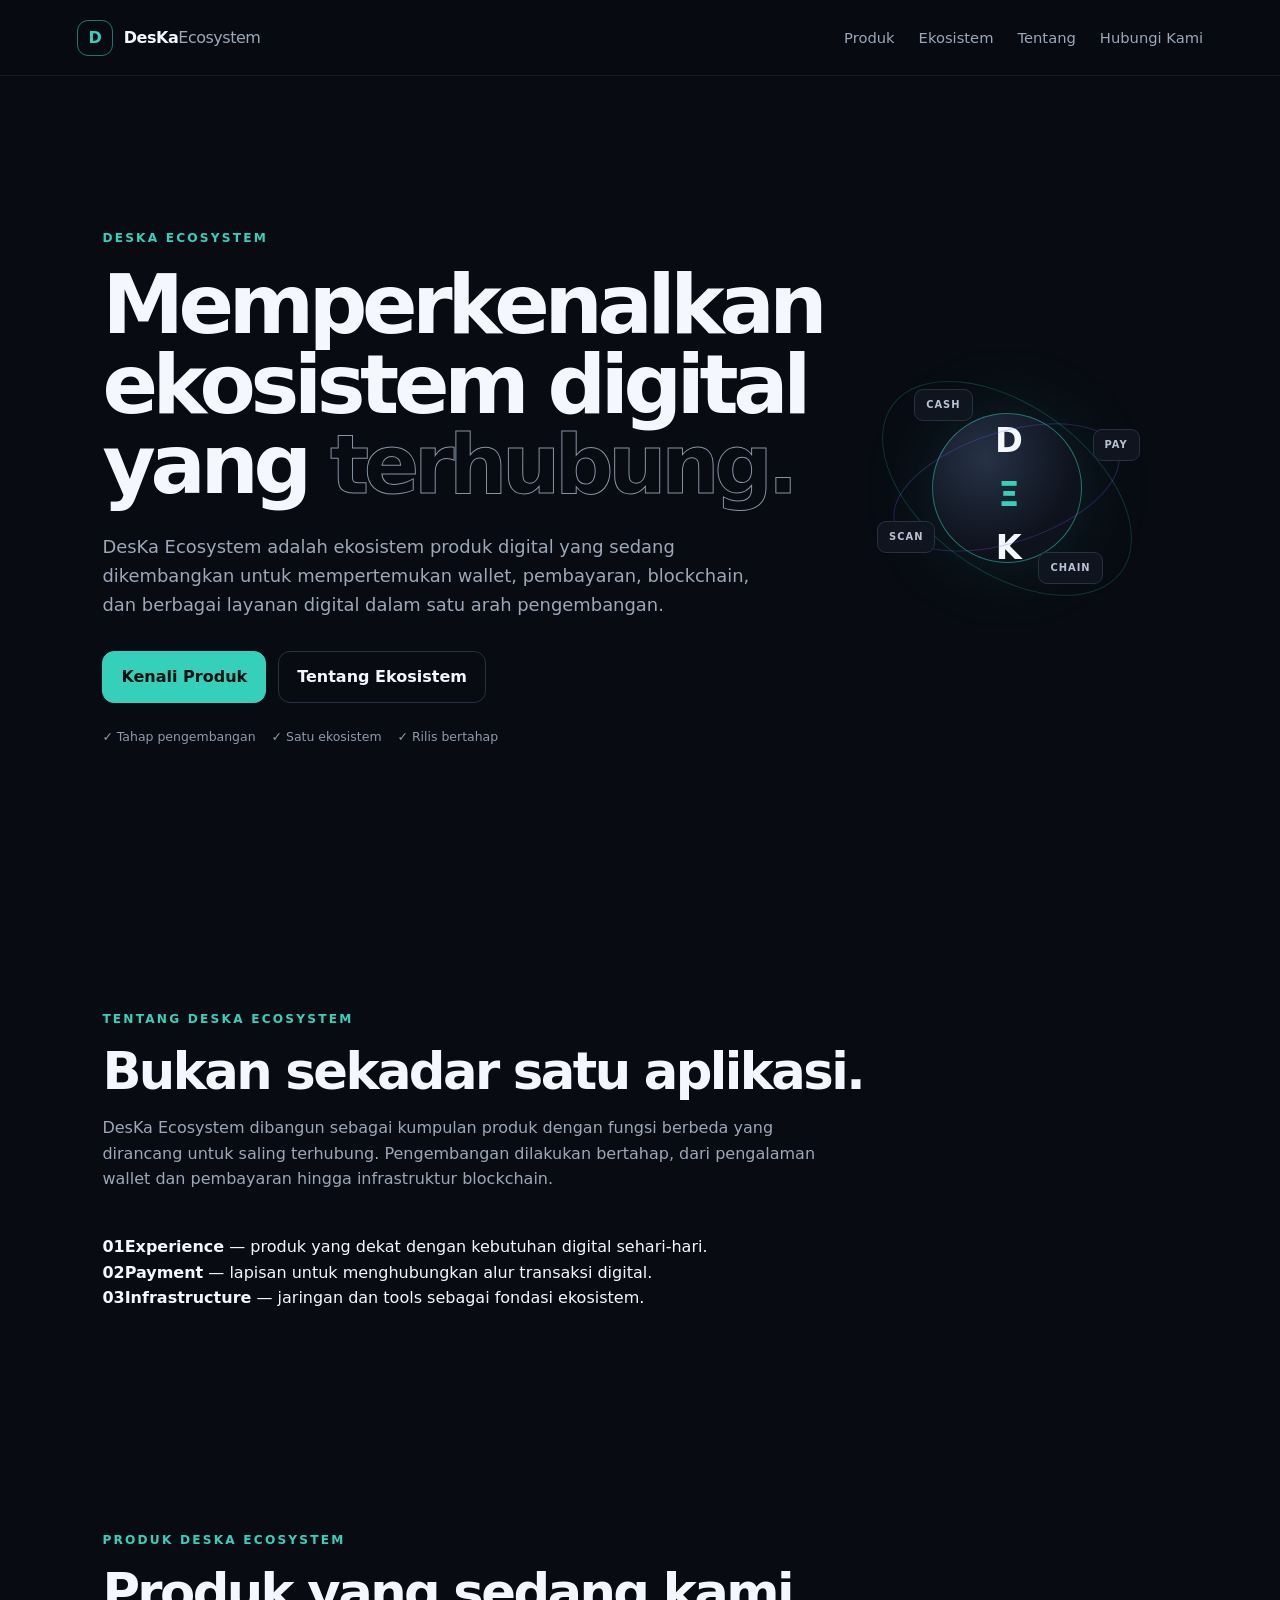
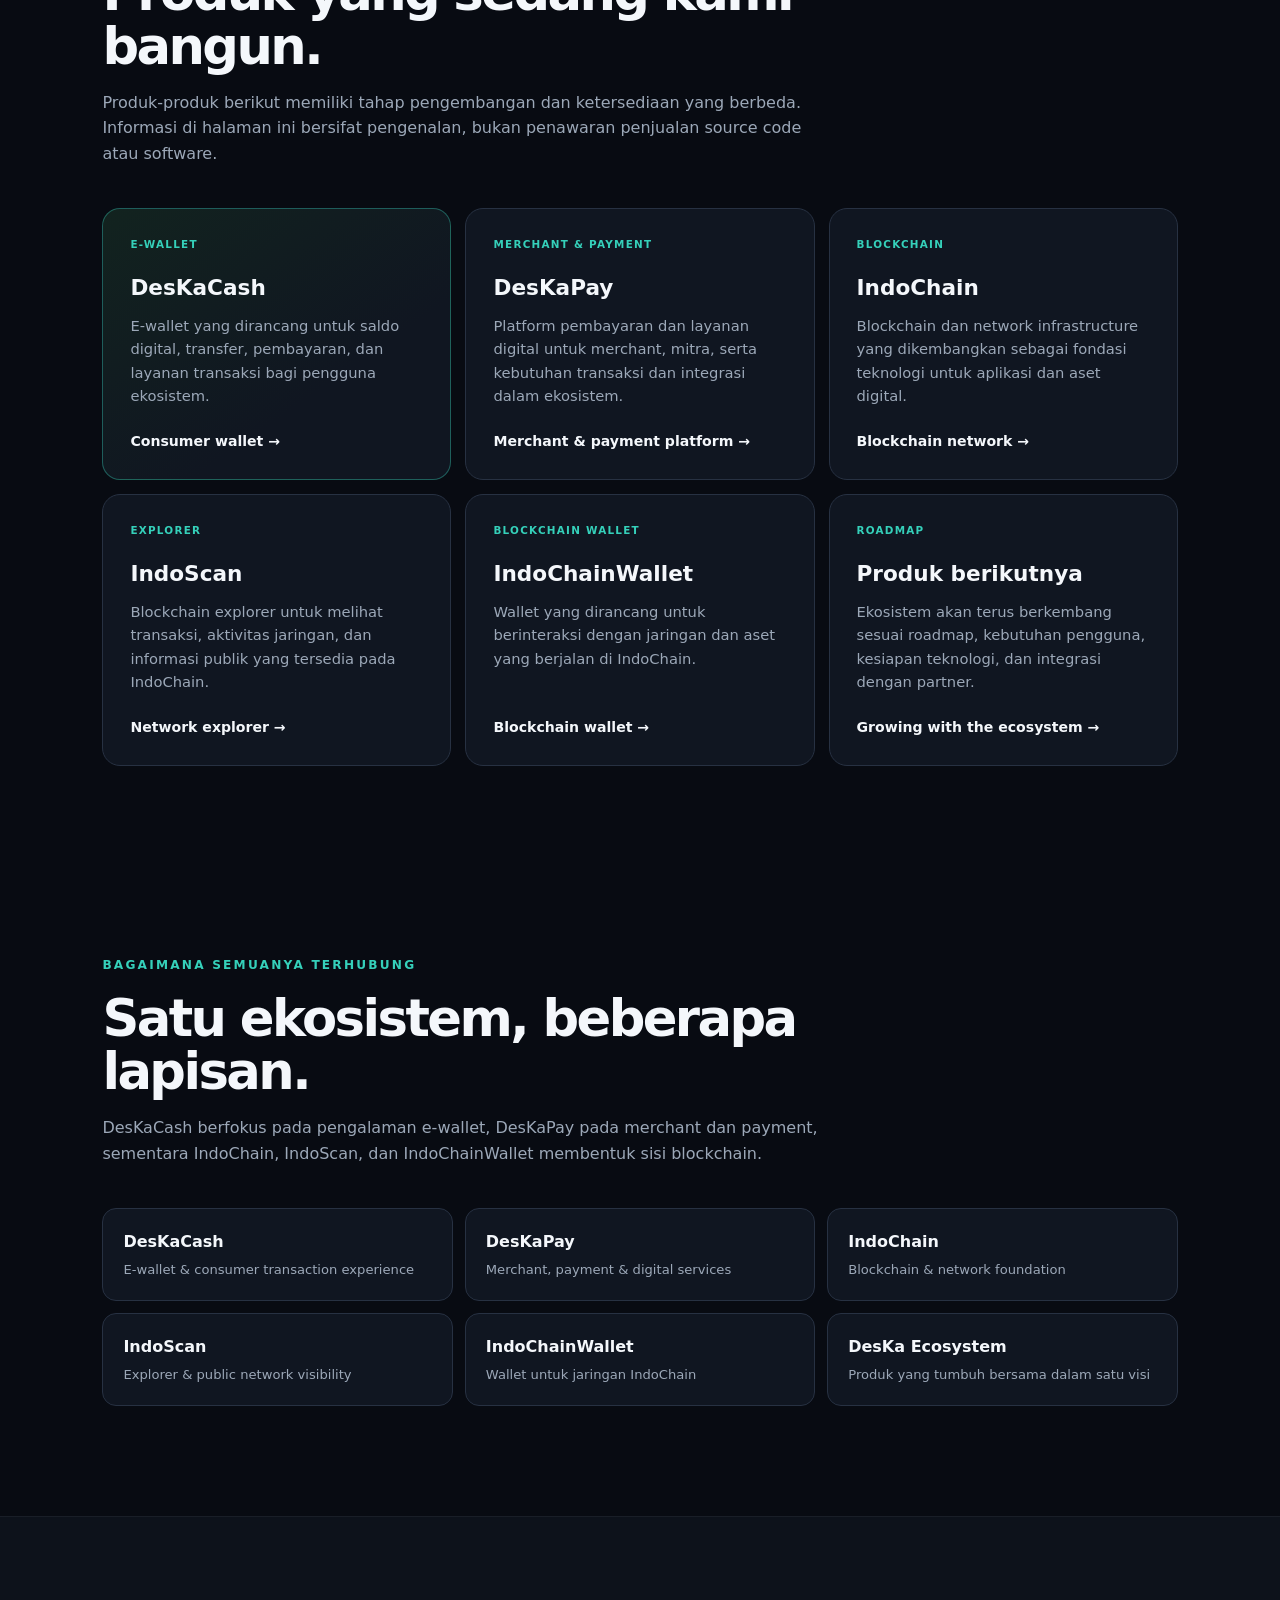
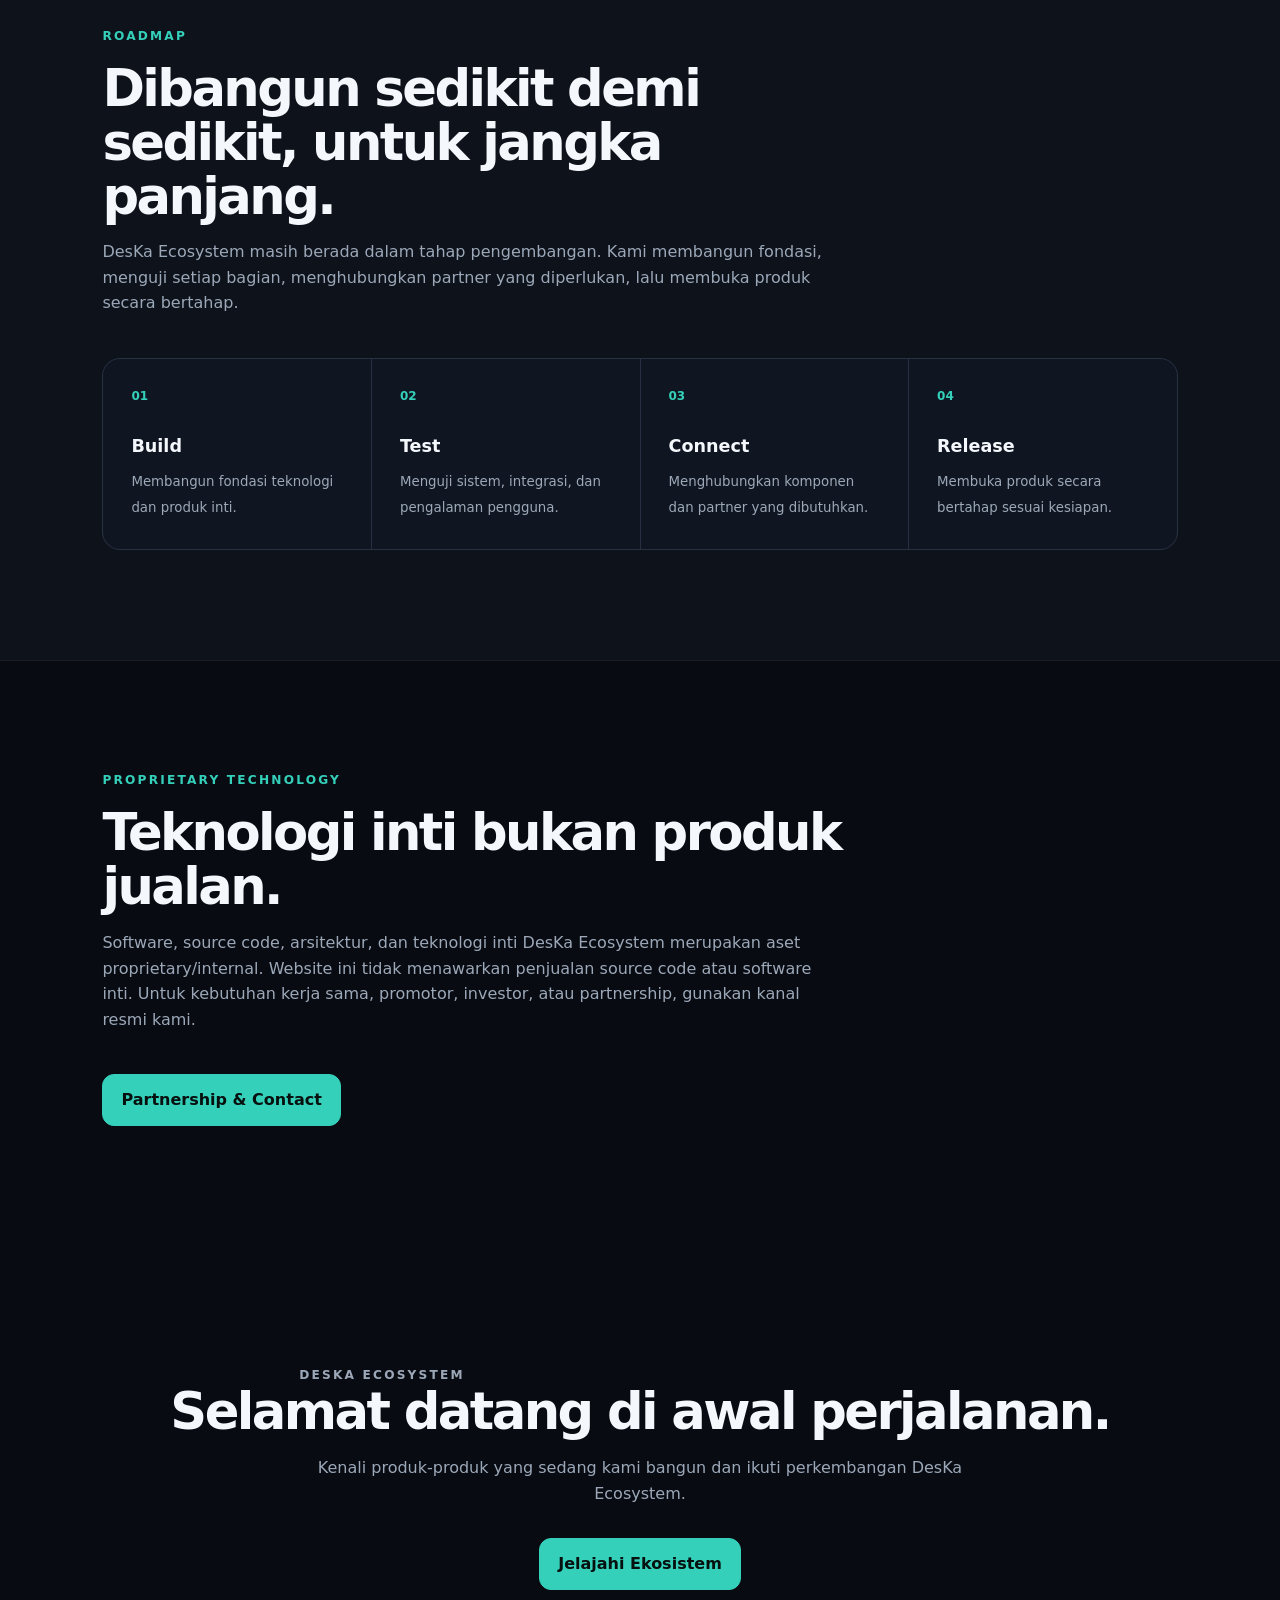
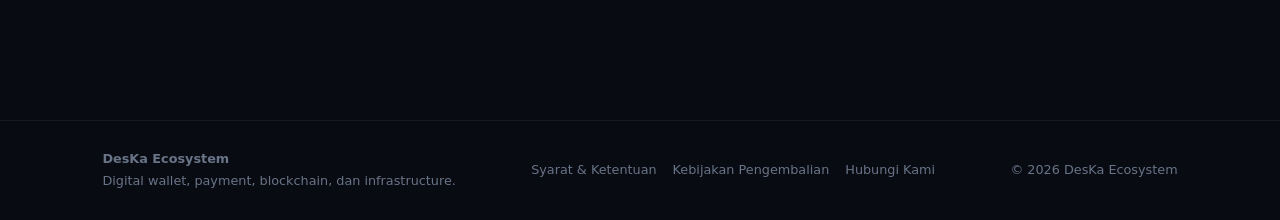
<file: website/index.html>
<!doctype html>
<html lang="id">
<head>
<meta charset="utf-8"><meta name="viewport" content="width=device-width,initial-scale=1">
<meta name="description" content="DesKa Ecosystem — ekosistem produk digital yang sedang dikembangkan: DesKaCash, DesKaPay, IndoChain, IndoScan, dan IndoChainWallet.">
<meta name="robots" content="index,follow">
<meta name="theme-color" content="#080b12">
<title>DesKa Ecosystem — Digital Ecosystem</title>
<link rel="stylesheet" href="styles.css">
</head>
<body>
<header class="nav">
  <a class="brand" href="#home"><span class="brand-mark">D</span><span>DesKa<span>Ecosystem</span></span></a>
  <nav><a href="#products">Produk</a><a href="#ecosystem">Ekosistem</a><a href="#about">Tentang</a><a href="contact.html">Hubungi Kami</a></nav>
</header>
<main id="home">
<section class="hero">
  <div class="hero-copy">
    <p class="eyebrow">DESKA ECOSYSTEM</p>
    <h1>Memperkenalkan ekosistem digital yang <em>terhubung.</em></h1>
    <p class="lead">DesKa Ecosystem adalah ekosistem produk digital yang sedang dikembangkan untuk mempertemukan wallet, pembayaran, blockchain, dan berbagai layanan digital dalam satu arah pengembangan.</p>
    <div class="actions"><a class="button primary" href="#products">Kenali Produk</a><a class="button ghost" href="#about">Tentang Ekosistem</a></div>
    <div class="trust-row"><span>✓ Tahap pengembangan</span><span>✓ Satu ekosistem</span><span>✓ Rilis bertahap</span></div>
  </div>
  <div class="hero-orbit" aria-hidden="true"><div class="orbit orbit-a"></div><div class="orbit orbit-b"></div><div class="core">D<span>Ξ</span>K</div><div class="node node-1">CASH</div><div class="node node-2">PAY</div><div class="node node-3">CHAIN</div><div class="node node-4">SCAN</div></div>
</section>

<section id="about" class="section intro-section">
  <div class="section-heading">
    <p class="eyebrow">TENTANG DESKA ECOSYSTEM</p><h2>Bukan sekadar satu aplikasi.</h2>
    <p>DesKa Ecosystem dibangun sebagai kumpulan produk dengan fungsi berbeda yang dirancang untuk saling terhubung. Pengembangan dilakukan bertahap, dari pengalaman wallet dan pembayaran hingga infrastruktur blockchain.</p>
  </div>
  <div class="intro-points">
    <div><strong>01</strong><span><b>Experience</b> — produk yang dekat dengan kebutuhan digital sehari-hari.</span></div>
    <div><strong>02</strong><span><b>Payment</b> — lapisan untuk menghubungkan alur transaksi digital.</span></div>
    <div><strong>03</strong><span><b>Infrastructure</b> — jaringan dan tools sebagai fondasi ekosistem.</span></div>
  </div>
</section>

<section id="products" class="section">
  <div class="section-heading">
    <p class="eyebrow">PRODUK DESKA ECOSYSTEM</p><h2>Produk yang sedang kami bangun.</h2>
    <p>Produk-produk berikut memiliki tahap pengembangan dan ketersediaan yang berbeda. Informasi di halaman ini bersifat pengenalan, bukan penawaran penjualan source code atau software.</p>
  </div>
  <div class="cards">
    <article class="card featured"><span class="tag">E-WALLET</span><h3>DesKaCash</h3><p>E-wallet yang dirancang untuk saldo digital, transfer, pembayaran, dan layanan transaksi bagi pengguna ekosistem.</p><span class="card-link">Consumer wallet →</span></article>
    <article class="card"><span class="tag">MERCHANT & PAYMENT</span><h3>DesKaPay</h3><p>Platform pembayaran dan layanan digital untuk merchant, mitra, serta kebutuhan transaksi dan integrasi dalam ekosistem.</p><span class="card-link">Merchant & payment platform →</span></article>
    <article class="card"><span class="tag">BLOCKCHAIN</span><h3>IndoChain</h3><p>Blockchain dan network infrastructure yang dikembangkan sebagai fondasi teknologi untuk aplikasi dan aset digital.</p><span class="card-link">Blockchain network →</span></article>
    <article class="card"><span class="tag">EXPLORER</span><h3>IndoScan</h3><p>Blockchain explorer untuk melihat transaksi, aktivitas jaringan, dan informasi publik yang tersedia pada IndoChain.</p><span class="card-link">Network explorer →</span></article>
    <article class="card"><span class="tag">BLOCKCHAIN WALLET</span><h3>IndoChainWallet</h3><p>Wallet yang dirancang untuk berinteraksi dengan jaringan dan aset yang berjalan di IndoChain.</p><span class="card-link">Blockchain wallet →</span></article>
    <article class="card"><span class="tag">ROADMAP</span><h3>Produk berikutnya</h3><p>Ekosistem akan terus berkembang sesuai roadmap, kebutuhan pengguna, kesiapan teknologi, dan integrasi dengan partner.</p><span class="card-link">Growing with the ecosystem →</span></article>
  </div>
</section>

<section id="ecosystem" class="section ecosystem-section">
  <div class="section-heading"><p class="eyebrow">BAGAIMANA SEMUANYA TERHUBUNG</p><h2>Satu ekosistem, beberapa lapisan.</h2><p>DesKaCash berfokus pada pengalaman e-wallet, DesKaPay pada merchant dan payment, sementara IndoChain, IndoScan, dan IndoChainWallet membentuk sisi blockchain.</p></div>
  <div class="mini-grid">
    <div><b>DesKaCash</b><span>E-wallet & consumer transaction experience</span></div>
    <div><b>DesKaPay</b><span>Merchant, payment & digital services</span></div>
    <div><b>IndoChain</b><span>Blockchain & network foundation</span></div>
    <div><b>IndoScan</b><span>Explorer & public network visibility</span></div>
    <div><b>IndoChainWallet</b><span>Wallet untuk jaringan IndoChain</span></div>
    <div><b>DesKa Ecosystem</b><span>Produk yang tumbuh bersama dalam satu visi</span></div>
  </div>
</section>

<section class="section dark-section">
  <div class="section-heading"><p class="eyebrow">ROADMAP</p><h2>Dibangun sedikit demi sedikit, untuk jangka panjang.</h2><p>DesKa Ecosystem masih berada dalam tahap pengembangan. Kami membangun fondasi, menguji setiap bagian, menghubungkan partner yang diperlukan, lalu membuka produk secara bertahap.</p></div>
  <div class="steps"><div><strong>01</strong><span>Build</span><small>Membangun fondasi teknologi dan produk inti.</small></div><div><strong>02</strong><span>Test</span><small>Menguji sistem, integrasi, dan pengalaman pengguna.</small></div><div><strong>03</strong><span>Connect</span><small>Menghubungkan komponen dan partner yang dibutuhkan.</small></div><div><strong>04</strong><span>Release</span><small>Membuka produk secara bertahap sesuai kesiapan.</small></div></div>
</section>

<section class="section">
  <div class="section-heading"><p class="eyebrow">PROPRIETARY TECHNOLOGY</p><h2>Teknologi inti bukan produk jualan.</h2><p>Software, source code, arsitektur, dan teknologi inti DesKa Ecosystem merupakan aset proprietary/internal. Website ini tidak menawarkan penjualan source code atau software inti. Untuk kebutuhan kerja sama, promotor, investor, atau partnership, gunakan kanal resmi kami.</p></div>
  <div class="actions"><a class="button primary" href="contact.html">Partnership & Contact</a></div>
</section>

<section class="cta"><p class="eyebrow">DESKA ECOSYSTEM</p><h2>Selamat datang di awal perjalanan.</h2><p>Kenali produk-produk yang sedang kami bangun dan ikuti perkembangan DesKa Ecosystem.</p><a class="button primary" href="#products">Jelajahi Ekosistem</a></section>
</main>
<footer><div><b>DesKa Ecosystem</b><span>Digital wallet, payment, blockchain, dan infrastructure.</span></div><nav><a href="terms.html">Syarat & Ketentuan</a><a href="refund.html">Kebijakan Pengembalian</a><a href="contact.html">Hubungi Kami</a></nav><span>© <span id="year"></span> DesKa Ecosystem</span></footer>
<script src="script.js"></script>
</body></html>
</file>
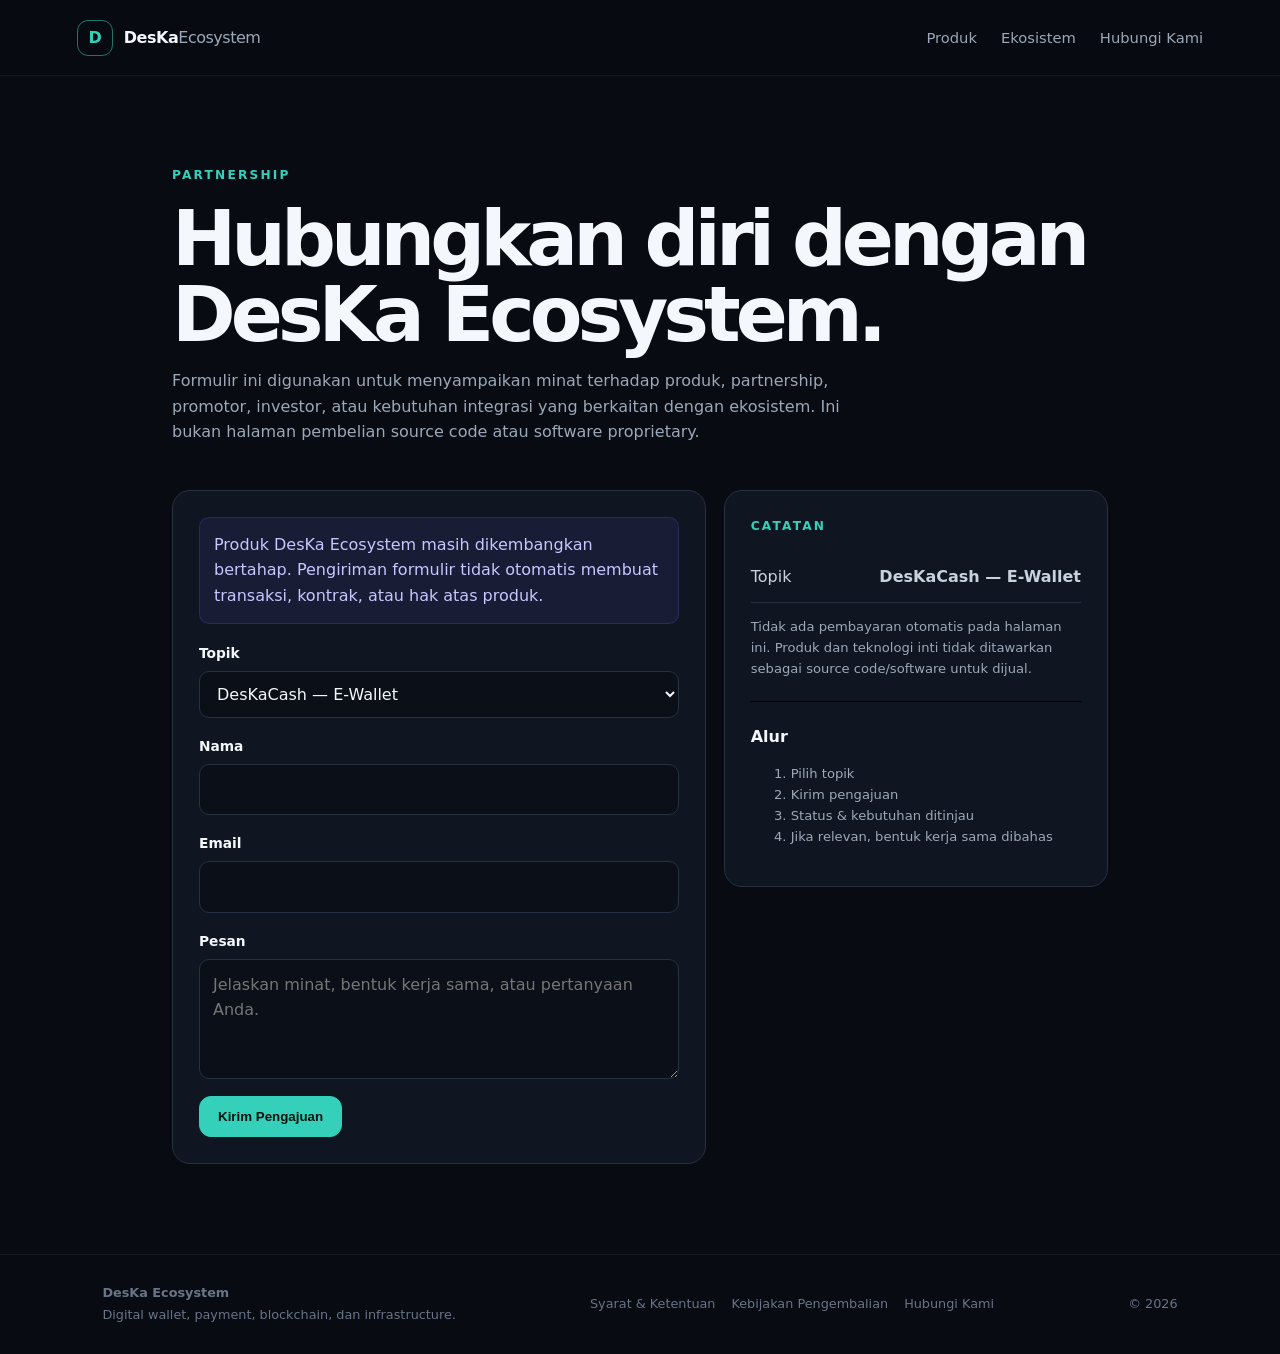
<file: website/checkout.html>
<!doctype html>
<html lang="id"><head><meta charset="utf-8"><meta name="viewport" content="width=device-width,initial-scale=1">
<meta name="description" content="Formulir minat dan partnership DesKa Ecosystem. Bukan penawaran penjualan source code atau software proprietary."><meta name="robots" content="noindex,nofollow">
<title>Partnership — DesKa Ecosystem</title><link rel="stylesheet" href="styles.css"></head>
<body>
<header class="nav"><a class="brand" href="index.html"><span class="brand-mark">D</span><span>DesKa<span>Ecosystem</span></span></a><nav><a href="index.html#products">Produk</a><a href="index.html#ecosystem">Ekosistem</a><a href="contact.html">Hubungi Kami</a></nav></header>
<main class="page"><p class="eyebrow">PARTNERSHIP</p><h1>Hubungkan diri dengan DesKa Ecosystem.</h1>
<p class="page-intro">Formulir ini digunakan untuk menyampaikan minat terhadap produk, partnership, promotor, investor, atau kebutuhan integrasi yang berkaitan dengan ekosistem. Ini bukan halaman pembelian source code atau software proprietary.</p>
<div class="checkout-layout">
<section class="panel"><div class="notice">Produk DesKa Ecosystem masih dikembangkan bertahap. Pengiriman formulir tidak otomatis membuat transaksi, kontrak, atau hak atas produk.</div>
<form id="orderForm">
<div class="field"><label for="service">Topik</label><select id="service" name="service" required>
<option value="deska-cash">DesKaCash — E-Wallet</option><option value="deska-pay">DesKaPay — Merchant & Payment</option><option value="indochain">IndoChain — Blockchain</option><option value="indoscan">IndoScan — Explorer</option><option value="indochain-wallet">IndoChainWallet — Blockchain Wallet</option><option value="partnership">Partnership</option><option value="promotor">Promotor / Business Development</option><option value="investor">Investor / Strategic Partner</option><option value="integration">Integration / Technical Collaboration</option>
</select></div>
<div class="field"><label for="name">Nama</label><input id="name" name="name" required autocomplete="name"></div>
<div class="field"><label for="email">Email</label><input id="email" name="email" type="email" required autocomplete="email"></div>
<div class="field"><label for="description">Pesan</label><textarea id="description" name="description" required placeholder="Jelaskan minat, bentuk kerja sama, atau pertanyaan Anda."></textarea></div>
<button class="button primary" type="submit">Kirim Pengajuan</button>
</form>
<div id="success" class="success"><b>Pengajuan siap dikonfirmasi.</b><p id="successText"></p><p class="summary-note">Tim dapat menindaklanjuti sesuai status produk dan jenis hubungan yang diajukan.</p></div></section>
<aside class="panel summary"><p class="eyebrow">CATATAN</p><div class="summary-row"><span>Topik</span><b id="serviceSummary">DesKaCash — E-Wallet</b></div>
<p class="summary-note">Tidak ada pembayaran otomatis pada halaman ini. Produk dan teknologi inti tidak ditawarkan sebagai source code/software untuk dijual.</p><hr style="border-color:#273142;border-width:1px 0 0;margin:22px 0"><b>Alur</b><ol class="summary-note"><li>Pilih topik</li><li>Kirim pengajuan</li><li>Status & kebutuhan ditinjau</li><li>Jika relevan, bentuk kerja sama dibahas</li></ol></aside>
</div></main>
<footer><div><b>DesKa Ecosystem</b><span>Digital wallet, payment, blockchain, dan infrastructure.</span></div><nav><a href="terms.html">Syarat & Ketentuan</a><a href="refund.html">Kebijakan Pengembalian</a><a href="contact.html">Hubungi Kami</a></nav><span>© <span id="year"></span></span></footer>
<script src="script.js"></script></body></html>
</file>
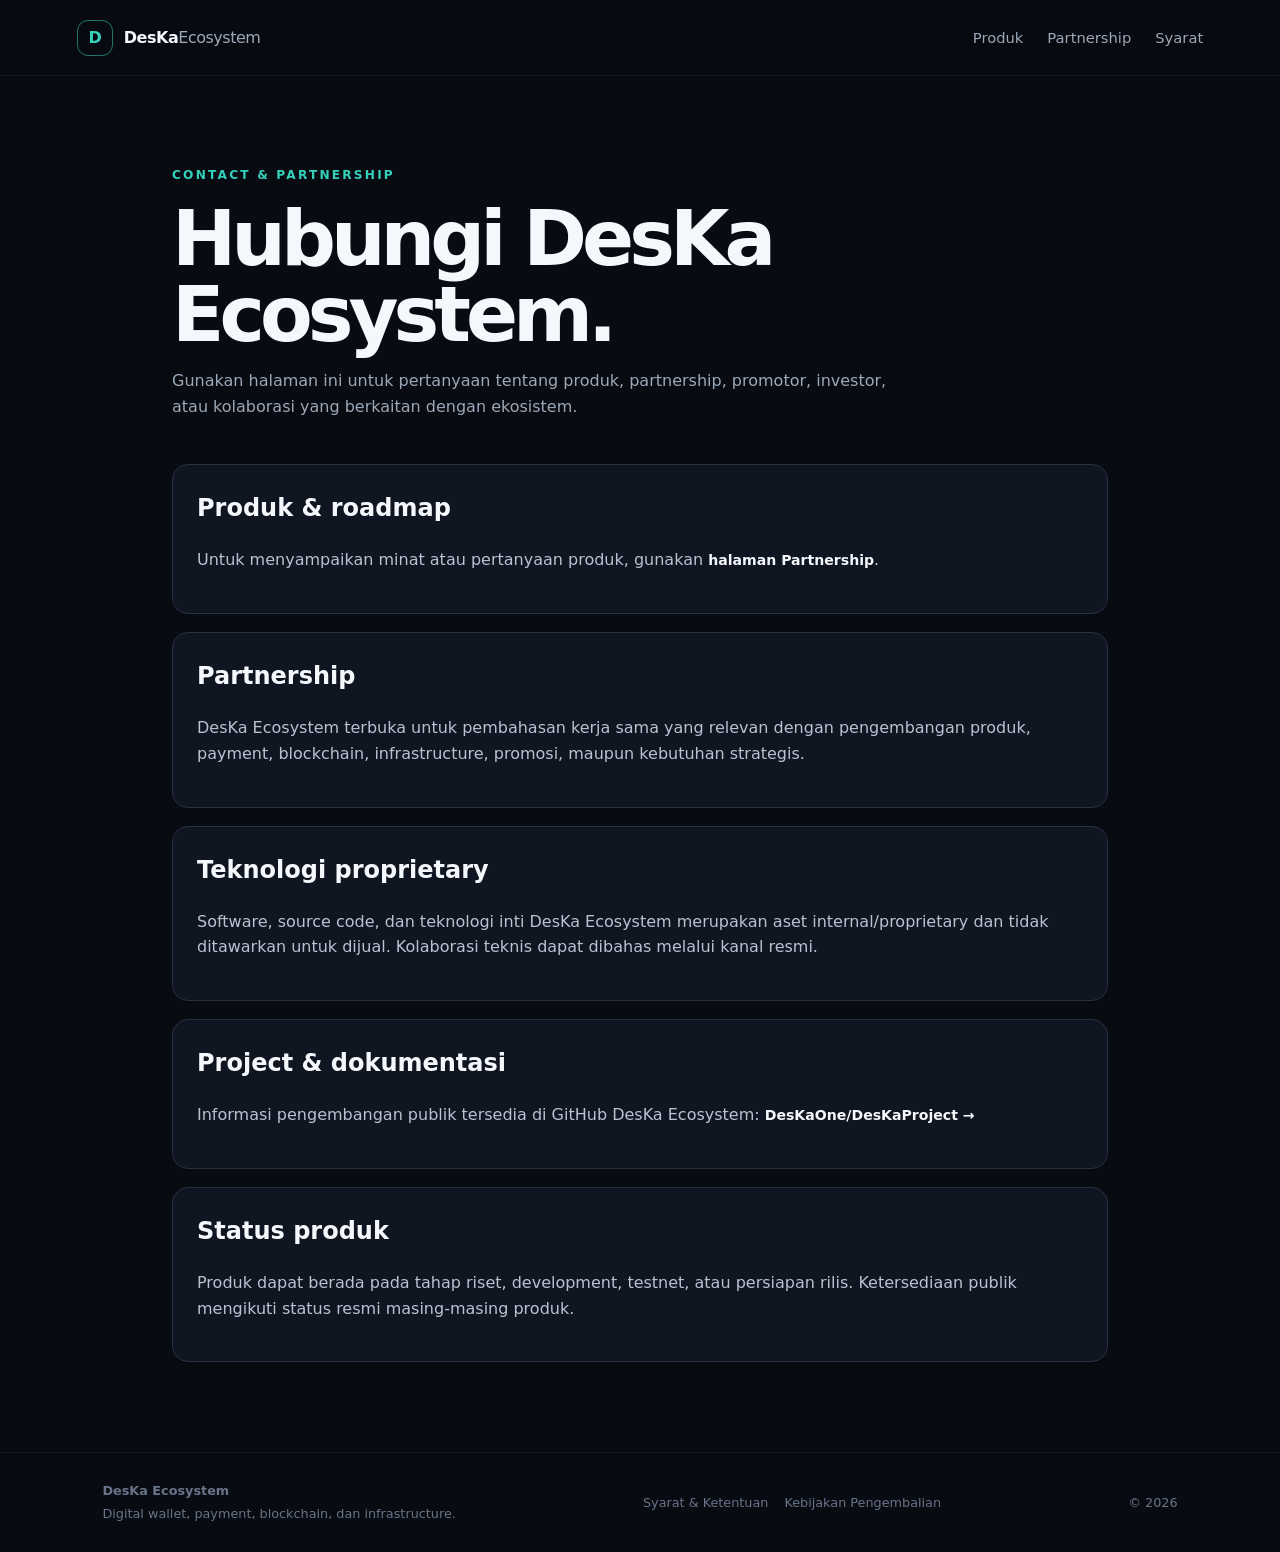
<file: website/contact.html>
<!doctype html>
<html lang="id"><head><meta charset="utf-8"><meta name="viewport" content="width=device-width,initial-scale=1">
<meta name="description" content="Hubungi DesKa Ecosystem untuk pertanyaan produk dan partnership."><title>Hubungi Kami — DesKa Ecosystem</title><link rel="stylesheet" href="styles.css"></head>
<body><header class="nav"><a class="brand" href="index.html"><span class="brand-mark">D</span><span>DesKa<span>Ecosystem</span></span></a><nav><a href="index.html#products">Produk</a><a href="checkout.html">Partnership</a><a href="terms.html">Syarat</a></nav></header>
<main class="page"><p class="eyebrow">CONTACT & PARTNERSHIP</p><h1>Hubungi DesKa Ecosystem.</h1><p class="page-intro">Gunakan halaman ini untuk pertanyaan tentang produk, partnership, promotor, investor, atau kolaborasi yang berkaitan dengan ekosistem.</p>
<div class="policy">
<article><h2>Produk & roadmap</h2><p>Untuk menyampaikan minat atau pertanyaan produk, gunakan <a class="card-link" href="checkout.html">halaman Partnership</a>.</p></article>
<article><h2>Partnership</h2><p>DesKa Ecosystem terbuka untuk pembahasan kerja sama yang relevan dengan pengembangan produk, payment, blockchain, infrastructure, promosi, maupun kebutuhan strategis.</p></article>
<article><h2>Teknologi proprietary</h2><p>Software, source code, dan teknologi inti DesKa Ecosystem merupakan aset internal/proprietary dan tidak ditawarkan untuk dijual. Kolaborasi teknis dapat dibahas melalui kanal resmi.</p></article>
<article><h2>Project & dokumentasi</h2><p>Informasi pengembangan publik tersedia di GitHub DesKa Ecosystem: <a class="card-link" href="https://github.com/DesKaOne/DesKaProject" target="_blank" rel="noopener">DesKaOne/DesKaProject →</a></p></article>
<article><h2>Status produk</h2><p>Produk dapat berada pada tahap riset, development, testnet, atau persiapan rilis. Ketersediaan publik mengikuti status resmi masing-masing produk.</p></article>
</div></main>
<footer><div><b>DesKa Ecosystem</b><span>Digital wallet, payment, blockchain, dan infrastructure.</span></div><nav><a href="terms.html">Syarat & Ketentuan</a><a href="refund.html">Kebijakan Pengembalian</a></nav><span>© <span id="year"></span></span></footer><script src="script.js"></script></body></html>
</file>
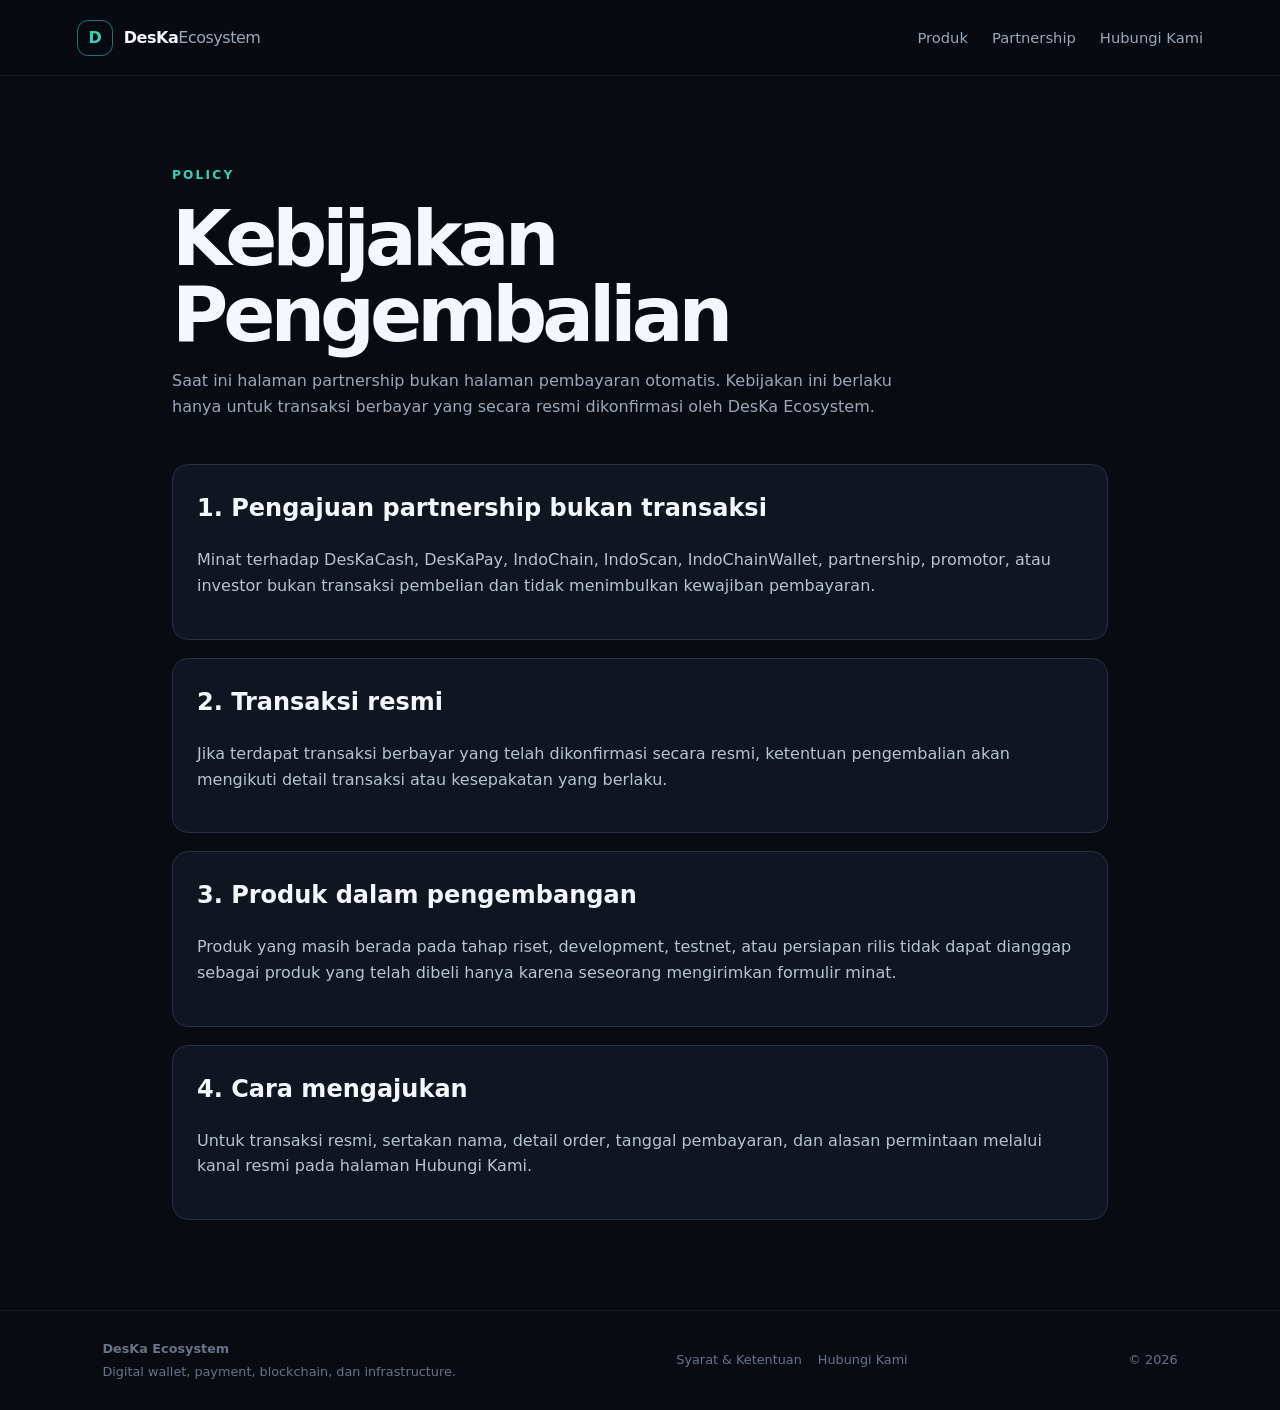
<file: website/refund.html>
<!doctype html>
<html lang="id"><head><meta charset="utf-8"><meta name="viewport" content="width=device-width,initial-scale=1">
<meta name="description" content="Kebijakan pengembalian DesKa Ecosystem."><title>Kebijakan Pengembalian — DesKa Ecosystem</title><link rel="stylesheet" href="styles.css"></head>
<body><header class="nav"><a class="brand" href="index.html"><span class="brand-mark">D</span><span>DesKa<span>Ecosystem</span></span></a><nav><a href="index.html#products">Produk</a><a href="checkout.html">Partnership</a><a href="contact.html">Hubungi Kami</a></nav></header>
<main class="page"><p class="eyebrow">POLICY</p><h1>Kebijakan Pengembalian</h1><p class="page-intro">Saat ini halaman partnership bukan halaman pembayaran otomatis. Kebijakan ini berlaku hanya untuk transaksi berbayar yang secara resmi dikonfirmasi oleh DesKa Ecosystem.</p>
<div class="policy">
<article><h2>1. Pengajuan partnership bukan transaksi</h2><p>Minat terhadap DesKaCash, DesKaPay, IndoChain, IndoScan, IndoChainWallet, partnership, promotor, atau investor bukan transaksi pembelian dan tidak menimbulkan kewajiban pembayaran.</p></article>
<article><h2>2. Transaksi resmi</h2><p>Jika terdapat transaksi berbayar yang telah dikonfirmasi secara resmi, ketentuan pengembalian akan mengikuti detail transaksi atau kesepakatan yang berlaku.</p></article>
<article><h2>3. Produk dalam pengembangan</h2><p>Produk yang masih berada pada tahap riset, development, testnet, atau persiapan rilis tidak dapat dianggap sebagai produk yang telah dibeli hanya karena seseorang mengirimkan formulir minat.</p></article>
<article><h2>4. Cara mengajukan</h2><p>Untuk transaksi resmi, sertakan nama, detail order, tanggal pembayaran, dan alasan permintaan melalui kanal resmi pada halaman Hubungi Kami.</p></article>
</div></main>
<footer><div><b>DesKa Ecosystem</b><span>Digital wallet, payment, blockchain, dan infrastructure.</span></div><nav><a href="terms.html">Syarat & Ketentuan</a><a href="contact.html">Hubungi Kami</a></nav><span>© <span id="year"></span></span></footer><script src="script.js"></script></body></html>
</file>
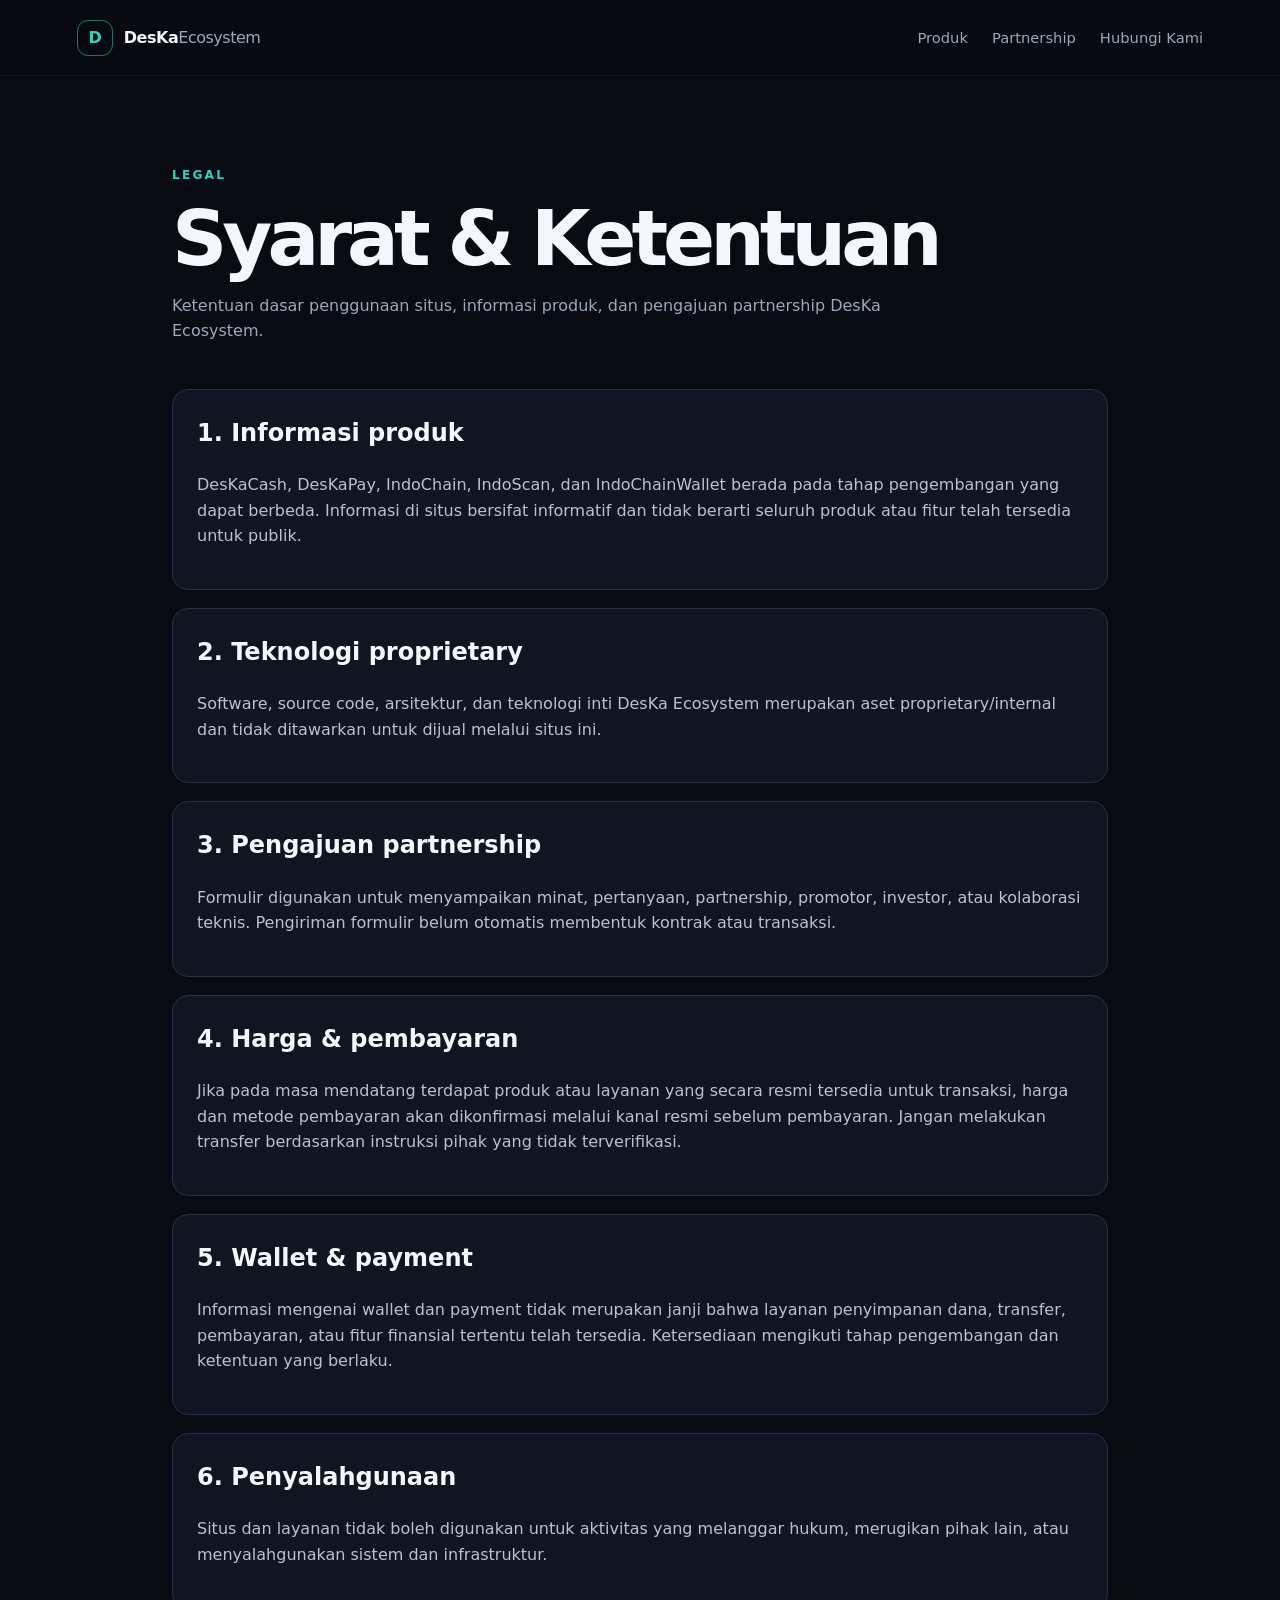
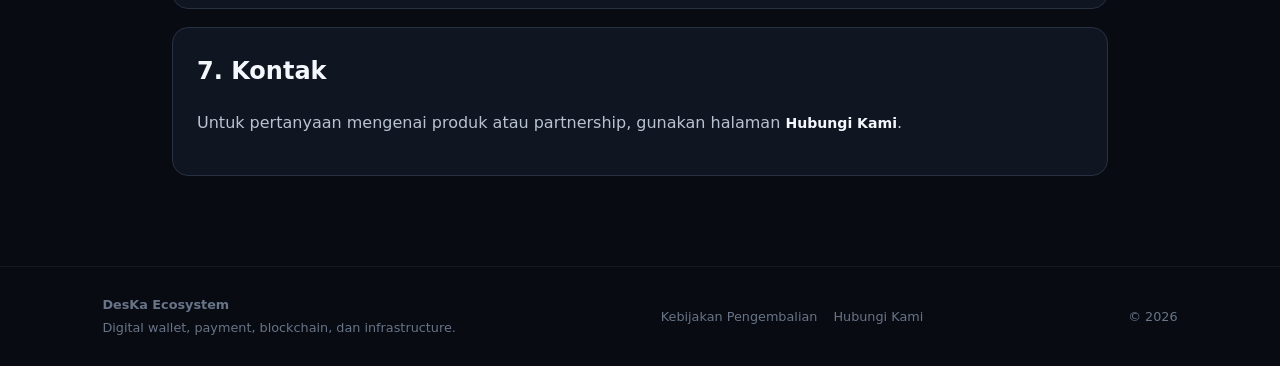
<file: website/terms.html>
<!doctype html>
<html lang="id"><head><meta charset="utf-8"><meta name="viewport" content="width=device-width,initial-scale=1">
<meta name="description" content="Syarat dan Ketentuan DesKa Ecosystem."><title>Syarat & Ketentuan — DesKa Ecosystem</title><link rel="stylesheet" href="styles.css"></head>
<body><header class="nav"><a class="brand" href="index.html"><span class="brand-mark">D</span><span>DesKa<span>Ecosystem</span></span></a><nav><a href="index.html#products">Produk</a><a href="checkout.html">Partnership</a><a href="contact.html">Hubungi Kami</a></nav></header>
<main class="page"><p class="eyebrow">LEGAL</p><h1>Syarat & Ketentuan</h1><p class="page-intro">Ketentuan dasar penggunaan situs, informasi produk, dan pengajuan partnership DesKa Ecosystem.</p>
<div class="policy">
<article><h2>1. Informasi produk</h2><p>DesKaCash, DesKaPay, IndoChain, IndoScan, dan IndoChainWallet berada pada tahap pengembangan yang dapat berbeda. Informasi di situs bersifat informatif dan tidak berarti seluruh produk atau fitur telah tersedia untuk publik.</p></article>
<article><h2>2. Teknologi proprietary</h2><p>Software, source code, arsitektur, dan teknologi inti DesKa Ecosystem merupakan aset proprietary/internal dan tidak ditawarkan untuk dijual melalui situs ini.</p></article>
<article><h2>3. Pengajuan partnership</h2><p>Formulir digunakan untuk menyampaikan minat, pertanyaan, partnership, promotor, investor, atau kolaborasi teknis. Pengiriman formulir belum otomatis membentuk kontrak atau transaksi.</p></article>
<article><h2>4. Harga & pembayaran</h2><p>Jika pada masa mendatang terdapat produk atau layanan yang secara resmi tersedia untuk transaksi, harga dan metode pembayaran akan dikonfirmasi melalui kanal resmi sebelum pembayaran. Jangan melakukan transfer berdasarkan instruksi pihak yang tidak terverifikasi.</p></article>
<article><h2>5. Wallet & payment</h2><p>Informasi mengenai wallet dan payment tidak merupakan janji bahwa layanan penyimpanan dana, transfer, pembayaran, atau fitur finansial tertentu telah tersedia. Ketersediaan mengikuti tahap pengembangan dan ketentuan yang berlaku.</p></article>
<article><h2>6. Penyalahgunaan</h2><p>Situs dan layanan tidak boleh digunakan untuk aktivitas yang melanggar hukum, merugikan pihak lain, atau menyalahgunakan sistem dan infrastruktur.</p></article>
<article><h2>7. Kontak</h2><p>Untuk pertanyaan mengenai produk atau partnership, gunakan halaman <a class="card-link" href="contact.html">Hubungi Kami</a>.</p></article>
</div></main>
<footer><div><b>DesKa Ecosystem</b><span>Digital wallet, payment, blockchain, dan infrastructure.</span></div><nav><a href="refund.html">Kebijakan Pengembalian</a><a href="contact.html">Hubungi Kami</a></nav><span>© <span id="year"></span></span></footer><script src="script.js"></script></body></html>
</file>
<file: website/styles.css>
*{box-sizing:border-box}:root{--bg:#080b12;--panel:#101621;--text:#f4f7fb;--muted:#9ca8b8;--line:#273142;--accent:#35d0ba;--accent2:#6c63ff}html{scroll-behavior:smooth}body{margin:0;background:var(--bg);color:var(--text);font-family:Inter,ui-sans-serif,system-ui,-apple-system,BlinkMacSystemFont,"Segoe UI",sans-serif;line-height:1.6}a{color:inherit;text-decoration:none}.nav{height:76px;display:flex;align-items:center;justify-content:space-between;padding:0 clamp(22px,6vw,90px);border-bottom:1px solid rgba(255,255,255,.06);position:sticky;top:0;background:rgba(8,11,18,.86);backdrop-filter:blur(18px);z-index:10}.brand{display:flex;align-items:center;gap:11px;font-weight:800;letter-spacing:-.03em}.brand>span:last-child span{color:var(--muted);font-weight:500}.brand-mark{width:36px;height:36px;display:grid;place-items:center;border:1px solid rgba(53,208,186,.55);border-radius:11px;color:var(--accent);font-weight:900}.nav nav{display:flex;gap:24px;color:var(--muted);font-size:.92rem}.nav nav a:hover,footer a:hover,.card-link:hover{color:var(--accent)}.hero{min-height:calc(100vh - 76px);display:grid;grid-template-columns:1.05fr .95fr;align-items:center;gap:30px;padding:80px clamp(22px,8vw,120px);overflow:hidden}.hero-copy{max-width:760px}.eyebrow{color:var(--accent);font-size:.76rem;font-weight:800;letter-spacing:.18em;margin:0 0 16px}h1{font-size:clamp(3rem,6.4vw,6.4rem);line-height:.98;letter-spacing:-.065em;margin:0 0 28px}h1 em{font-style:normal;color:transparent;-webkit-text-stroke:1px #8793a5}.lead{max-width:680px;color:var(--muted);font-size:1.12rem}.actions{display:flex;gap:12px;margin-top:32px;flex-wrap:wrap}.button{display:inline-flex;align-items:center;justify-content:center;padding:12px 18px;border-radius:12px;font-weight:750;border:1px solid var(--line);transition:.2s;cursor:pointer}.button:hover{transform:translateY(-2px)}.primary{background:var(--accent);color:#06100e;border-color:var(--accent)}.ghost{color:var(--text)}.trust-row{display:flex;flex-wrap:wrap;gap:16px;color:#8e9aac;font-size:.78rem;margin-top:24px}.hero-orbit{position:relative;aspect-ratio:1;max-width:580px;width:100%;justify-self:end;display:grid;place-items:center}.orbit{position:absolute;border:1px solid rgba(108,99,255,.28);border-radius:50%;transform:rotate(-18deg)}.orbit-a{width:76%;height:36%}.orbit-b{width:92%;height:54%;border-color:rgba(53,208,186,.2);transform:rotate(36deg)}.core{width:150px;height:150px;border-radius:50%;display:grid;place-items:center;background:radial-gradient(circle at 35% 30%,#263246,#0d121c 65%);border:1px solid rgba(53,208,186,.5);box-shadow:0 0 80px rgba(53,208,186,.13);font-size:2.1rem;font-weight:900;letter-spacing:-.12em}.core span{color:var(--accent)}.node{position:absolute;padding:7px 11px;border:1px solid var(--line);background:rgba(16,22,33,.9);border-radius:9px;color:#b8c2d1;font-size:.62rem;font-weight:800;letter-spacing:.1em}.node-1{top:18%;left:20%}.node-2{top:31%;right:7%}.node-3{bottom:19%;right:19%}.node-4{bottom:29%;left:8%}.section{padding:110px clamp(22px,8vw,120px)}.section-heading{max-width:780px;margin-bottom:42px}.section h2,.cta h2{font-size:clamp(2.1rem,4vw,4rem);line-height:1.05;letter-spacing:-.05em;margin:0 0 16px}.section-heading>p:last-child,.cta>p{color:var(--muted);margin:0;max-width:720px}.cards{display:grid;grid-template-columns:repeat(3,1fr);gap:14px}.card{background:var(--panel);border:1px solid var(--line);border-radius:18px;padding:27px;min-height:240px;display:flex;flex-direction:column}.card.featured{border-color:rgba(53,208,186,.38);background:linear-gradient(145deg,#12231f,var(--panel) 65%)}.tag{font-size:.65rem;color:var(--accent);letter-spacing:.12em;font-weight:800}.card h3{font-size:1.35rem;margin:18px 0 8px}.card p{color:var(--muted);font-size:.92rem;margin:0}.card-link{color:var(--text);font-weight:750;font-size:.88rem;margin-top:auto;padding-top:22px}.dark-section{background:#0d121b;border-top:1px solid rgba(255,255,255,.05);border-bottom:1px solid rgba(255,255,255,.05)}.steps{display:grid;grid-template-columns:repeat(4,1fr);gap:1px;background:var(--line);border:1px solid var(--line);border-radius:18px;overflow:hidden}.steps>div{background:var(--panel);padding:28px;min-height:190px}.steps strong{display:block;color:var(--accent);font-size:.75rem}.steps span{display:block;font-size:1.1rem;font-weight:750;margin:26px 0 8px}.steps small{color:var(--muted)}.payment-note{margin-top:18px;border:1px solid rgba(53,208,186,.22);background:rgba(53,208,186,.06);padding:16px 18px;border-radius:12px;color:#c8d2df;font-size:.9rem}.ecosystem-section{padding-top:80px}.mini-grid{display:grid;grid-template-columns:repeat(3,1fr);gap:12px}.mini-grid>div{padding:20px;border:1px solid var(--line);border-radius:14px;background:var(--panel)}.mini-grid b{display:block}.mini-grid span{display:block;color:var(--muted);font-size:.82rem;margin-top:4px}.cta{text-align:center;padding:130px 22px}.cta>p:not(.eyebrow){margin:0 auto 28px}.cta .button{margin-top:4px}footer{padding:28px clamp(22px,8vw,120px);border-top:1px solid rgba(255,255,255,.06);display:flex;gap:24px;justify-content:space-between;align-items:center;color:#687487;font-size:.8rem}footer div{display:flex;flex-direction:column;gap:2px}footer nav{display:flex;gap:16px;flex-wrap:wrap}.page{max-width:980px;margin:0 auto;padding:90px 22px}.page h1{font-size:clamp(2.8rem,6vw,5rem);margin-bottom:16px}.page-intro{color:var(--muted);max-width:720px}.policy{margin-top:45px;display:grid;gap:18px}.policy article{background:var(--panel);border:1px solid var(--line);border-radius:16px;padding:24px}.policy h2{margin-top:0}.policy p,.policy li{color:#b8c2d1}.checkout-layout{display:grid;grid-template-columns:1fr .72fr;gap:18px;margin-top:45px}.panel{background:var(--panel);border:1px solid var(--line);border-radius:18px;padding:26px}.field{display:grid;gap:7px;margin-bottom:17px}.field label{font-size:.86rem;font-weight:700}.field input,.field select,.field textarea{width:100%;padding:12px 13px;border:1px solid var(--line);border-radius:10px;background:#0b1018;color:var(--text);font:inherit}.field textarea{min-height:120px;resize:vertical}.summary{position:sticky;top:95px;height:max-content}.summary-row{display:flex;justify-content:space-between;gap:15px;padding:12px 0;border-bottom:1px solid var(--line);color:#c8d2df}.summary-note{color:var(--muted);font-size:.82rem}.notice{padding:14px;border-radius:10px;background:rgba(108,99,255,.09);border:1px solid rgba(108,99,255,.2);color:#c8c5ff;margin-bottom:18px}.success{display:none;margin-top:18px;padding:16px;border-radius:12px;background:rgba(53,208,186,.08);border:1px solid rgba(53,208,186,.25)}.success.show{display:block}@media(max-width:850px){.nav nav{display:none}.hero{grid-template-columns:1fr;padding-top:65px}.hero-orbit{max-width:430px;justify-self:center}.cards,.steps,.mini-grid,.checkout-layout{grid-template-columns:1fr}.summary{position:static}.section{padding-top:80px;padding-bottom:80px}}@media(max-width:520px){h1{font-size:3.1rem}.hero-orbit{margin-top:20px}.core{width:110px;height:110px;font-size:1.55rem}.node{font-size:.52rem}.nav{height:66px}footer{display:block}footer>*{margin:8px 0}}
</file>
